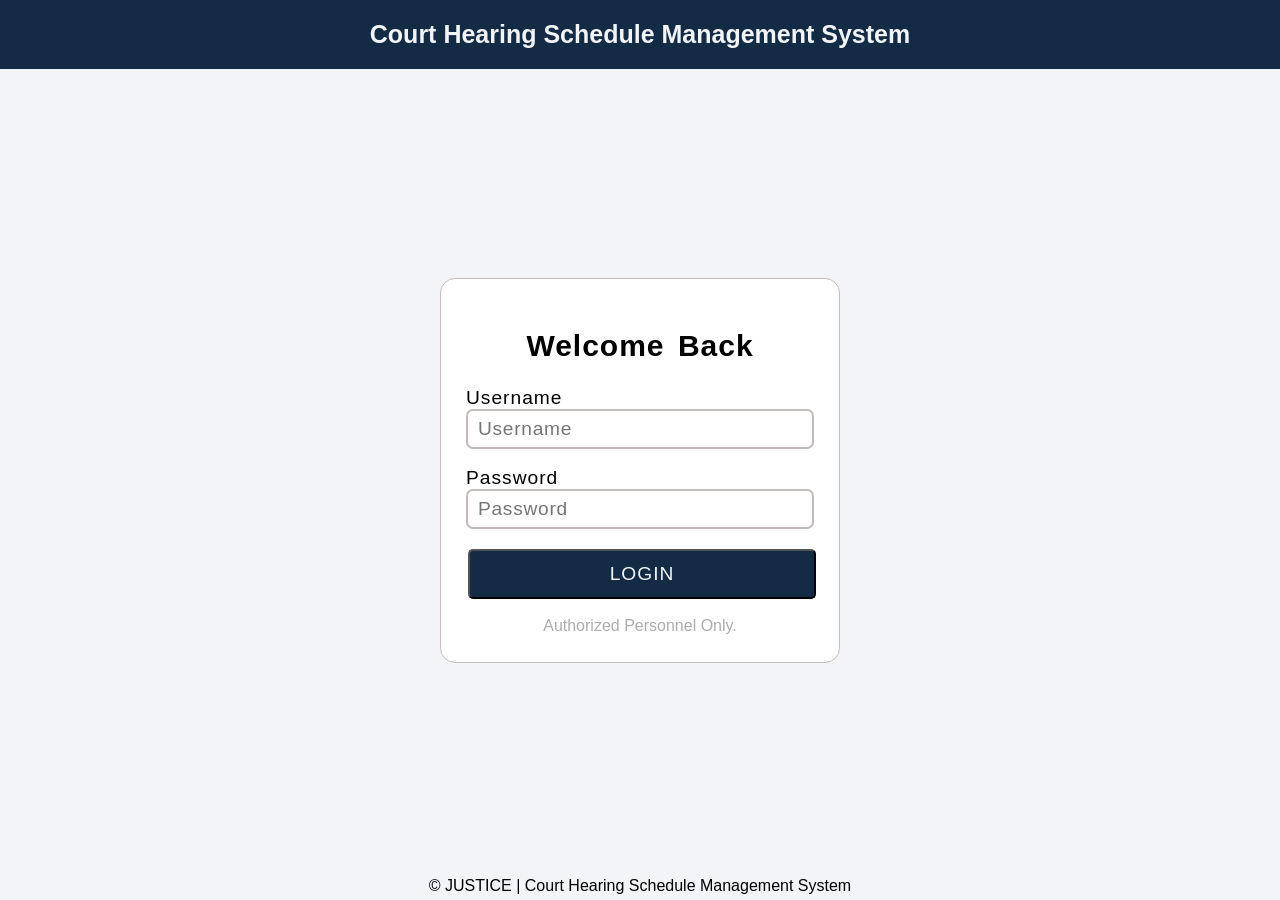
<file: index.html>
<!DOCTYPE html>
<html lang="en">
<head>
    <meta charset="UTF-8">
    <meta name="viewport" content="width=device-width, initial-scale=1.0">
    <title>JUSTICE | Court Hearing Schedule Management System</title>
    <link rel="stylesheet" href="css/style.css">
</head>
<body>
    <header class="header">Court Hearing Schedule Management System</header>
    <main>
        <div class="login-box">
        <h2 id="welcome">Welcome Back</h2>
        <escape><form id="login-form"></escape>
        <label for="Userin" id="username">Username</label><br>
        <input type="text" placeholder="Username" id="Userin" required class="input"><br><br>
        <label for="Passin" id="password">Password</label><br>
        <input type="password" placeholder="Password" id="Passin" class="input" required><br><br>
        <button type="submit" id="login-button" class="button-text">LOGIN</button><br>
        <escape><p id="login-message"></p></escape>
        </form>
        <p id="light-text" class="button-text">Authorized Personnel Only.</p>
        </div>
    </main>
    <footer>
        &copy; JUSTICE | Court Hearing Schedule Management System
    </footer>
    <script src="js/login.js"></script>
</body>
</html>
</file>
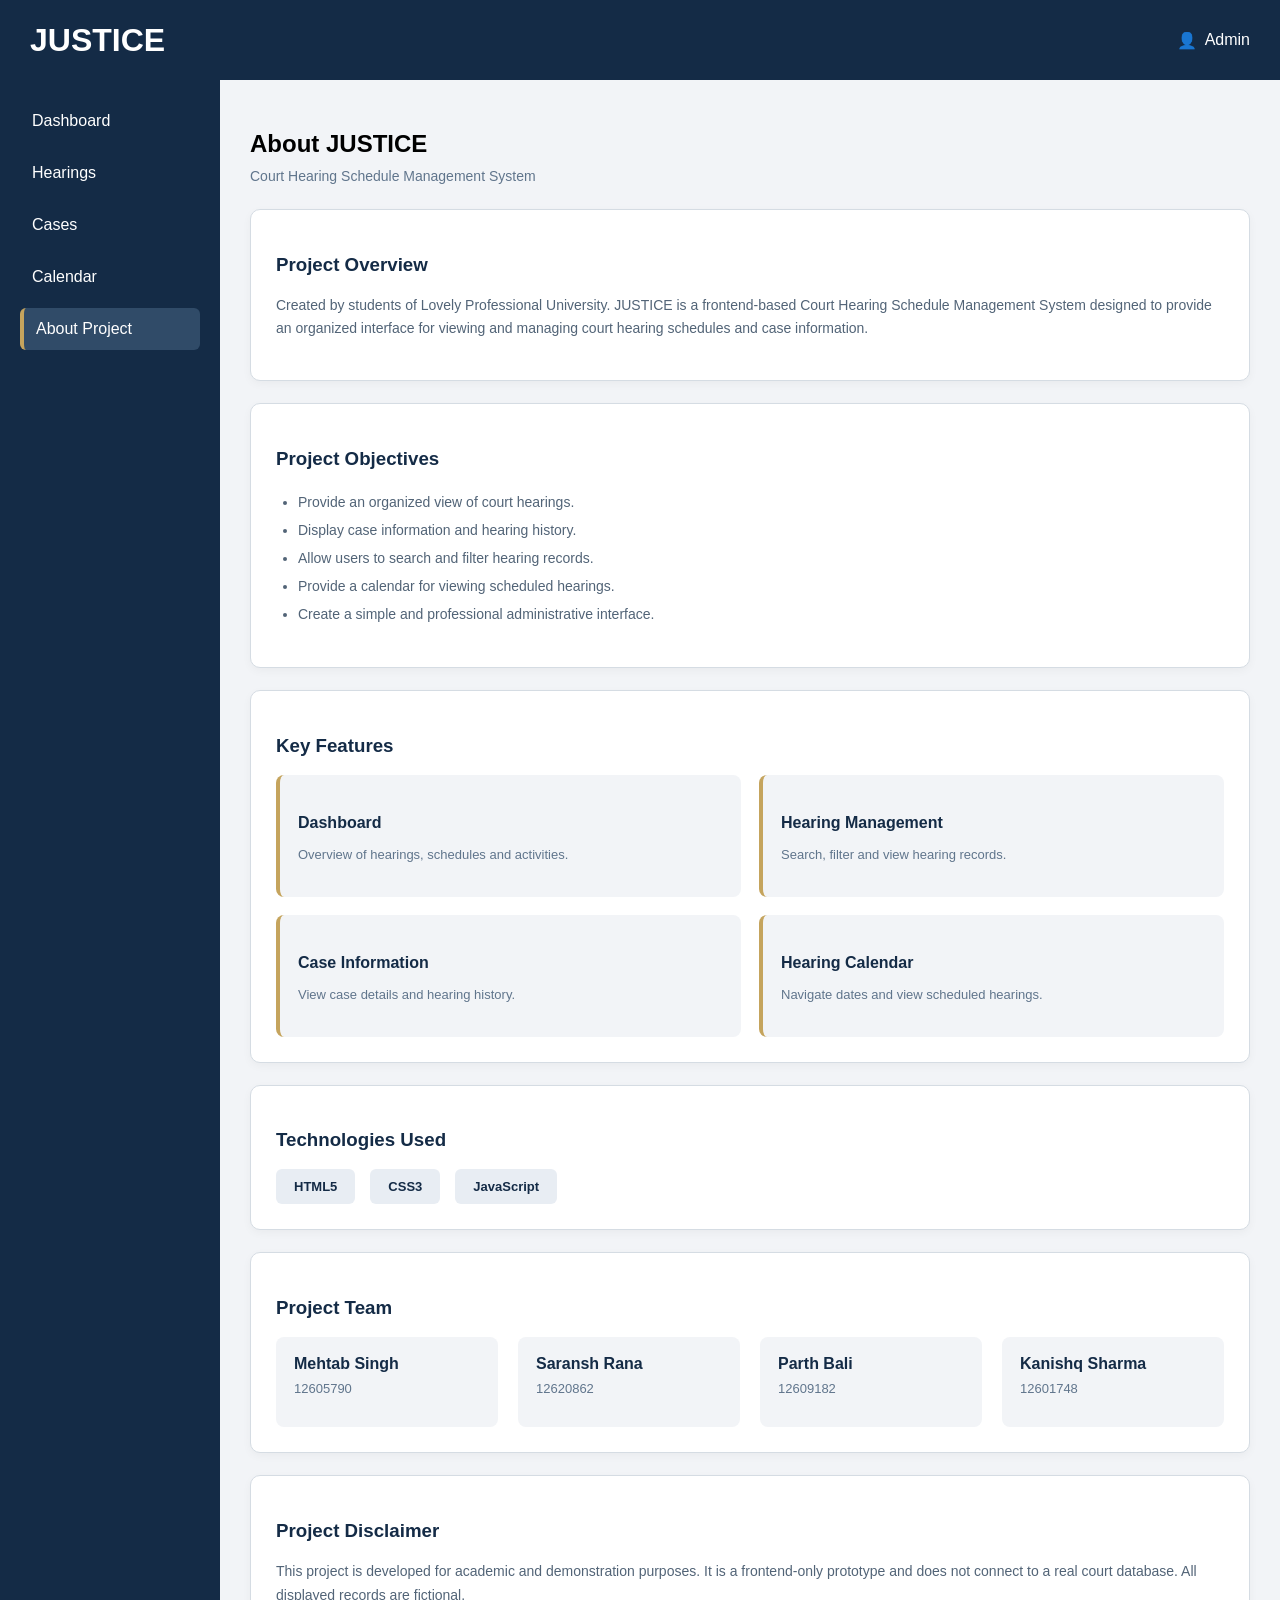
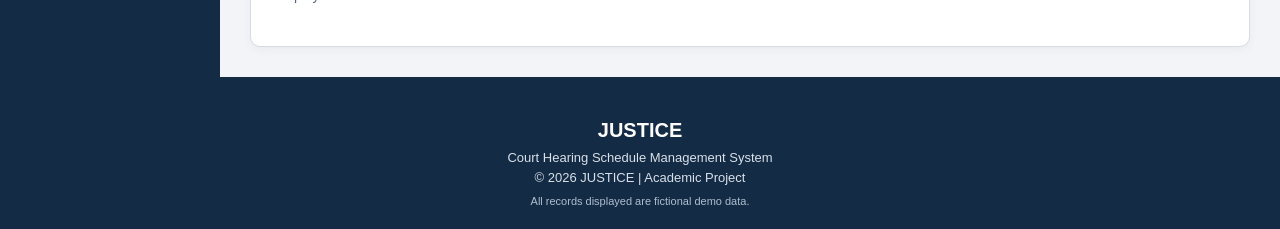
<file: about.html>
<!DOCTYPE html>
<html lang="en">
<head>
    <meta charset="UTF-8">
    <meta name="viewport" content="width=device-width, initial-scale=1.0">
    <title>ABOUT | JUSTICE</title>
    <link rel="stylesheet" href="css/style.css">
</head>
<body>

    <header class="topbar">
        <h1>JUSTICE</h1>
        <div class="topbar-right">
            <div class="profile">
                <span>👤</span>
                <span>Admin</span>
            </div>
        </div>
    </header>

    <div class="content-wrapper">

        <aside class="sidebar">
            <nav>
                <a href="dashboard.html">Dashboard</a>
                <a href="hearings.html">Hearings</a>
                <a href="cases.html">Cases</a>
                <a href="calendar.html">Calendar</a>
                <a href="about.html" class="active">About Project</a>
            </nav>
        </aside>

        <main class="dashboard">

            <h2>About JUSTICE</h2>
            <p class="dashboard-subtitle">
                Court Hearing Schedule Management System
            </p>

            <section class="case-detail-panel">
                <h3>Project Overview</h3>
                <p class="case-description">
                    Created by students of Lovely Professional University.
                    JUSTICE is a frontend-based Court Hearing Schedule
                    Management System designed to provide an organized
                    interface for viewing and managing court hearing
                    schedules and case information. 
                </p>
            </section>

            <section class="case-detail-panel">
                <h3>Project Objectives</h3>
                <ul class="about-list">
                    <li>Provide an organized view of court hearings.</li>
                    <li>Display case information and hearing history.</li>
                    <li>Allow users to search and filter hearing records.</li>
                    <li>Provide a calendar for viewing scheduled hearings.</li>
                    <li>Create a simple and professional administrative interface.</li>
                </ul>
            </section>

            <section class="case-detail-panel">
                <h3>Key Features</h3>
                <div class="about-feature-grid">
                    <div class="about-feature">
                        <h4>Dashboard</h4>
                        <p>Overview of hearings, schedules and activities.</p>
                    </div>

                    <div class="about-feature">
                        <h4>Hearing Management</h4>
                        <p>Search, filter and view hearing records.</p>
                    </div>

                    <div class="about-feature">
                        <h4>Case Information</h4>
                        <p>View case details and hearing history.</p>
                    </div>

                    <div class="about-feature">
                        <h4>Hearing Calendar</h4>
                        <p>Navigate dates and view scheduled hearings.</p>
                    </div>
                </div>
            </section>

            <section class="case-detail-panel">
                <h3>Technologies Used</h3>
                <div class="about-tech">
                    <span>HTML5</span>
                    <span>CSS3</span>
                    <span>JavaScript</span>
                </div>
            </section>
            
            <section class="case-detail-panel">
                <h3>Project Team</h3>

                <div class="about-team">
                    <div>
                        <strong>Mehtab Singh</strong>
                        <p>12605790</p>
                    </div>

                    <div>
                        <strong>Saransh Rana</strong>
                        <p>12620862</p>
                    </div>

                    <div>
                        <strong>Parth Bali</strong>
                        <p>12609182</p>
                    </div>

                    <div>
                        <strong>Kanishq Sharma</strong>
                        <p>12601748</p>
                    </div>
                </div>
            </section>


            <section class="case-detail-panel">
                <h3>Project Disclaimer</h3>
                <p class="case-description">
                    This project is developed for academic and
                    demonstration purposes. It is a frontend-only
                    prototype and does not connect to a real court
                    database. All displayed records are fictional.
                </p>
            </section>

        </main>
    </div>

    <footer class="footer">
        <h3>JUSTICE</h3>
        <p>Court Hearing Schedule Management System</p>
        <p>© 2026 JUSTICE | Academic Project</p>
        <small>All records displayed are fictional demo data.</small>
    </footer>

</body>
</html>
</file>
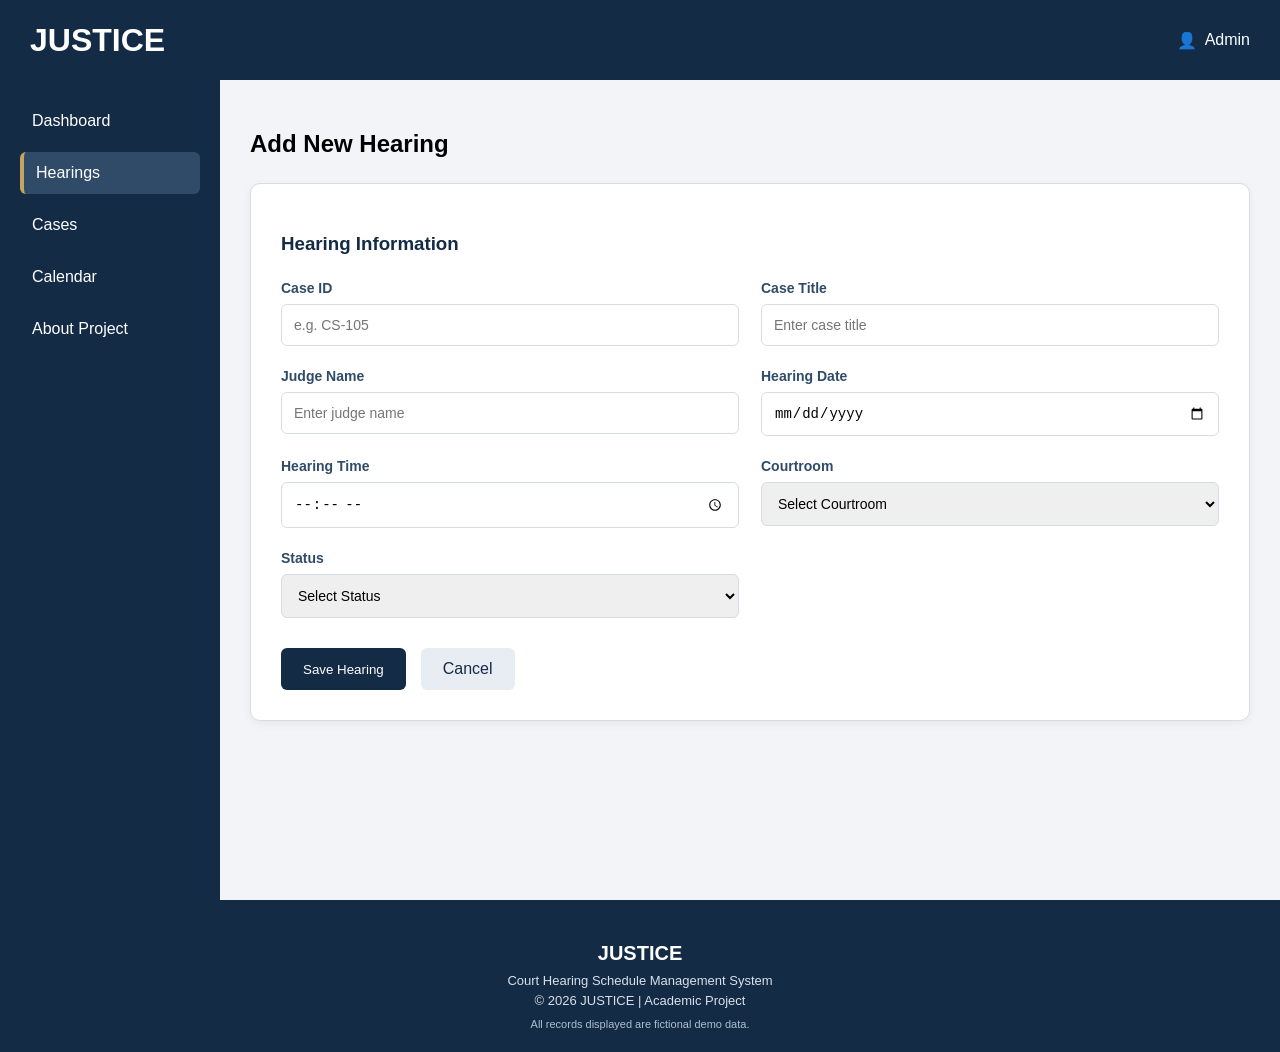
<file: add-hearing.html>
<!DOCTYPE html>
<html lang="en">
<head>
    <meta charset="UTF-8">
    <meta name="viewport" content="width=device-width, initial-scale=1.0">
    <title>ADD HEARING | JUSTICE</title>
    <link rel="stylesheet" href="css/style.css">
</head>
<body>

    <header class="topbar">
        <h1>JUSTICE</h1>
        <div class="profile">
            <span>👤</span>
            <span>Admin</span>
        </div>
    </header>

    <div class="content-wrapper">

        <aside class="sidebar">
            <nav>
                <a href="dashboard.html">Dashboard</a>
                <a href="hearings.html" class="active">Hearings</a>
                <a href="cases.html">Cases</a>
                <a href="calendar.html">Calendar</a>
                <a href="about.html">About Project</a>
            </nav>
        </aside>

        <main class="dashboard">
            <h2>Add New Hearing</h2>

            <section class="add-hearing-form">

                <h3>Hearing Information</h3>

                <form id="hearingForm">

                    <div class="form-grid">

                        <div class="form-group">
                            <label for="caseId">Case ID</label>
                            <input type="text" id="caseId" placeholder="e.g. CS-105" required>
                        </div>

                    <div class="form-group">
                        <label for="caseTitle">Case Title</label>
                        <input type="text" id="caseTitle" placeholder="Enter case title" required>
                    </div>

                    <div class="form-group">
                        <label for="judge">Judge Name</label>
                        <input type="text" id="judge" placeholder="Enter judge name" required>
                    </div>

                    <div class="form-group">
                        <label for="hearingDate">Hearing Date</label>
                        <input type="date" id="hearingDate" required>
                    </div>

                    <div class="form-group">
                        <label for="hearingTime">Hearing Time</label>
                        <input type="time" id="hearingTime" required>
                    </div>

                    <div class="form-group">
                        <label for="courtroom">Courtroom</label>
                        <select id="courtroom" required>
                            <option value="">Select Courtroom</option>
                            <option>Room 01</option>
                            <option>Room 02</option>
                            <option>Room 03</option>
                            <option>Room 04</option>
                            <option>Room 05</option>
                            <option>Room 06</option>
                            <option>Room 07</option>
                            <option>Room 08</option>
                            <option>Room 09</option>
                            <option>Room 10</option>
                            <option>Room 11</option>
                            <option>Room 12</option>
                        </select>
                    </div>

                    <div class="form-group">
                        <label for="hearingStatus">Status</label>
                        <select id="hearingStatus" required>
                            <option value="">Select Status</option>
                            <option>Upcoming</option>
                            <option>Completed</option>
                            <option>Postponed</option>
                        </select>
                    </div>
                    </div>
                    <div class="form-buttons">
                        <button type="submit" class="save-btn">Save Hearing</button>
                        <a href="hearings.html" class="cancel-btn">Cancel</a>
                    </div>
                </form>
            </section>
        </main>
    </div>
    
<footer class="footer">
    <h3>JUSTICE</h3>
    <p>Court Hearing Schedule Management System</p>
    <p>© 2026 JUSTICE | Academic Project</p>
    <small>All records displayed are fictional demo data.</small>
</footer>

    <script src="js/add-hearing.js"></script>
</body>
</html>
</file>
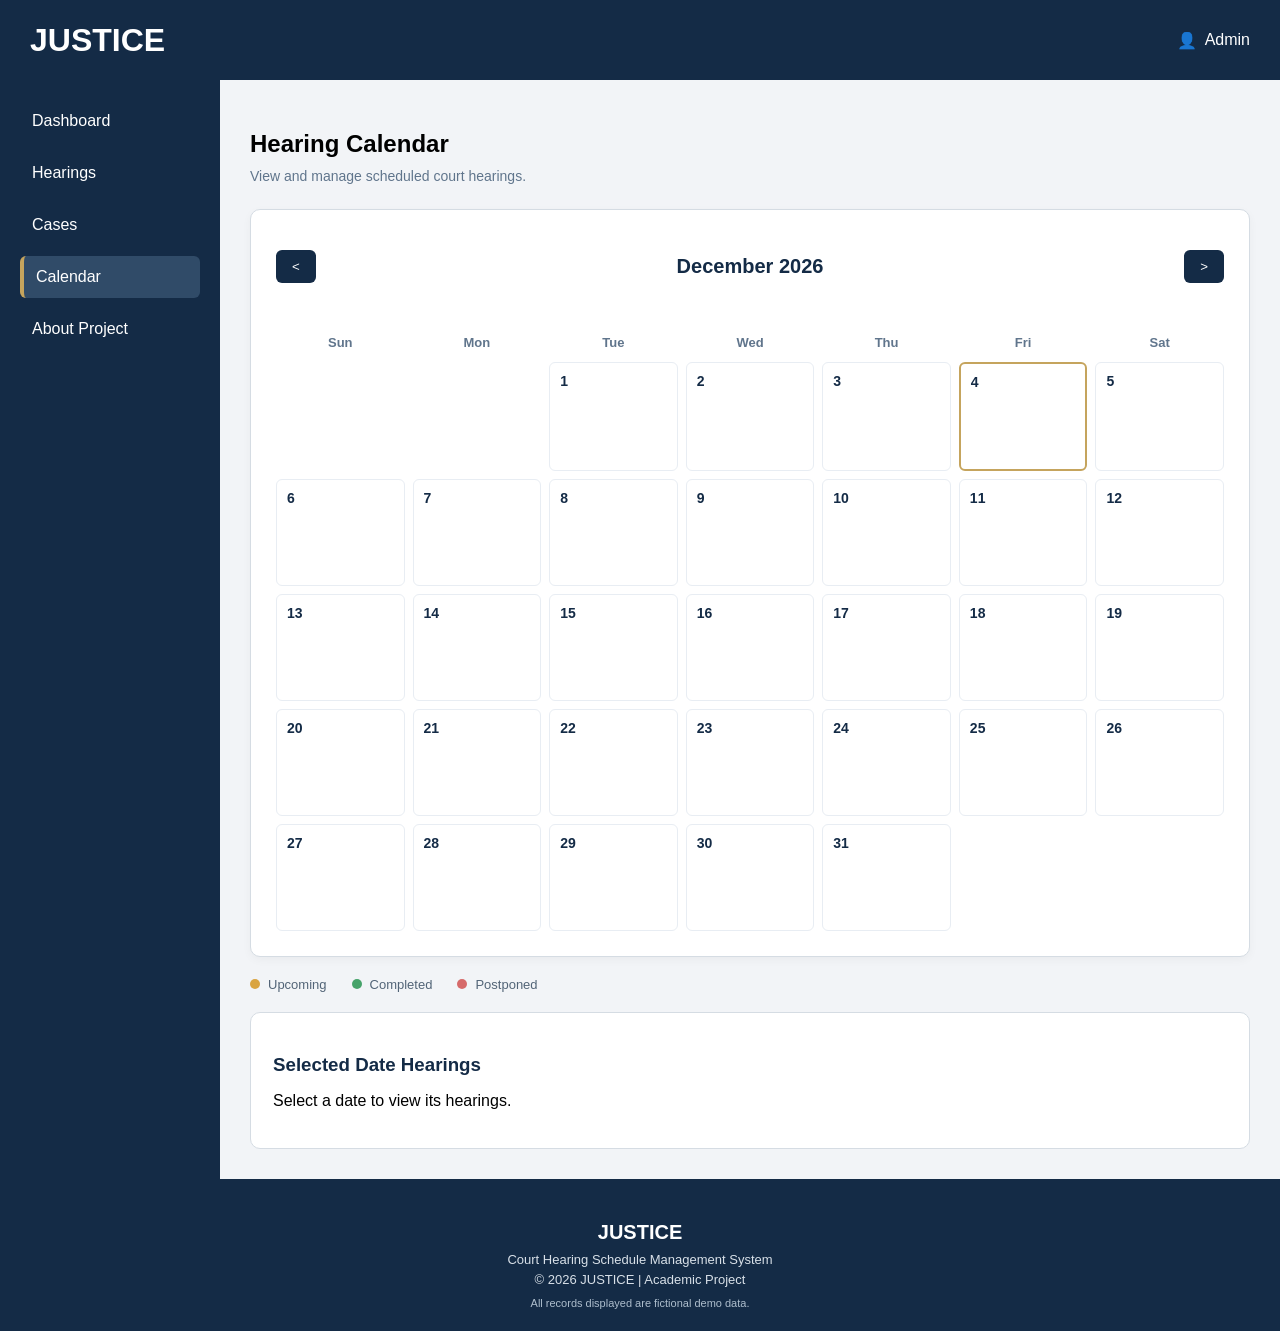
<file: calendar.html>
<!DOCTYPE html>
<html lang="en">
<head>
    <meta charset="UTF-8">
    <meta name="viewport" content="width=device-width, initial-scale=1.0">
    <title>CALENDAR | JUSTICE</title>
    <link rel="stylesheet" href="css/style.css">
</head>

<body>

    <header class="topbar">
        <h1>JUSTICE</h1>

        <div class="topbar-right">
            <div class="profile">
                <span>👤</span>
                <span>Admin</span>
            </div>
        </div>
    </header>

    <div class="content-wrapper">

        <aside class="sidebar">
            <nav>
                <a href="dashboard.html">Dashboard</a>
                <a href="hearings.html">Hearings</a>
                <a href="cases.html">Cases</a>
                <a href="calendar.html" class="active">Calendar</a>
                <a href="about.html">About Project</a>
            </nav>
        </aside>

        <main class="dashboard">

            <h2>Hearing Calendar</h2>
            <p class="dashboard-subtitle">
                View and manage scheduled court hearings.
            </p>

            <section class="calendar-panel">

                <div class="calendar-header">
                    <button id="prevMonth">&lt;</button>

                    <h3 id="monthYear"></h3>

                    <button id="nextMonth">&gt;</button>
                </div>

                <div class="calendar-weekdays">
                    <div>Sun</div>
                    <div>Mon</div>
                    <div>Tue</div>
                    <div>Wed</div>
                    <div>Thu</div>
                    <div>Fri</div>
                    <div>Sat</div>
                </div>

                <div class="calendar-days" id="calendarDays">
                </div>

            </section>

            <section class="calendar-legend">

                <div><span class="legend-dot upcoming-dot"></span> Upcoming</div>
                <div><span class="legend-dot completed-dot"></span> Completed</div>
                <div><span class="legend-dot postponed-dot"></span> Postponed</div>

            </section>

            <section class="selected-date-panel">

                <h3>Selected Date Hearings</h3>

                <div id="hearingDetails">
                    <p>Select a date to view its hearings.</p>
                </div>

            </section>

        </main>

    </div>
    
<footer class="footer">
    <h3>JUSTICE</h3>
    <p>Court Hearing Schedule Management System</p>
    <p>© 2026 JUSTICE | Academic Project</p>
    <small>All records displayed are fictional demo data.</small>
</footer>


    <script src="js/calendar.js"></script>

</body>
</html>
</file>
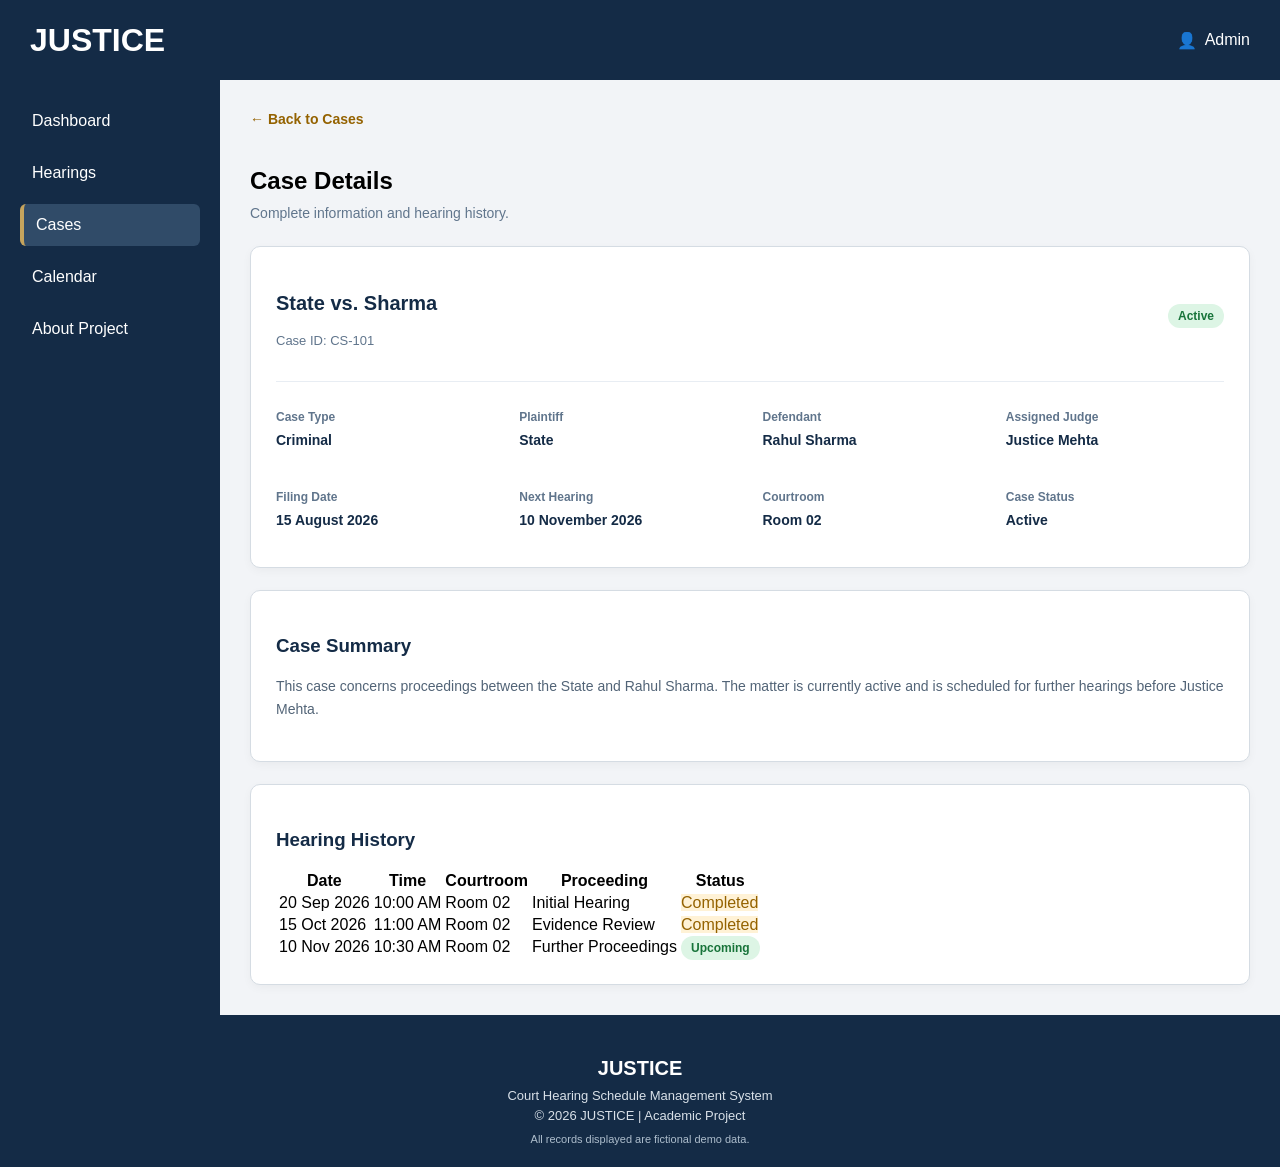
<file: case-details.html>
<!DOCTYPE html>
<html lang="en">
<head>
    <meta charset="UTF-8">
    <meta name="viewport" content="width=device-width, initial-scale=1.0">
    <title>CASE DETAILS | JUSTICE</title>
    <link rel="stylesheet" href="css/style.css">
</head>

<body>

    <header class="topbar">
        <h1>JUSTICE</h1>

        <div class="topbar-right">
            <div class="profile">
                <span>👤</span>
                <span>Admin</span>
            </div>
        </div>
    </header>

    <div class="content-wrapper">

        <aside class="sidebar">
            <nav>
                <a href="dashboard.html">Dashboard</a>
                <a href="hearings.html">Hearings</a>
                <a href="cases.html" class="active">Cases</a>
                <a href="calendar.html">Calendar</a>
                <a href="about.html">About Project</a>
            </nav>
        </aside>

        <main class="dashboard">

            <a href="cases.html" class="back-link">← Back to Cases</a>

            <h2>Case Details</h2>
            <p class="dashboard-subtitle">
                Complete information and hearing history.
            </p>


            <section class="case-detail-panel">

                <div class="case-detail-header">
                    <div>
                        <h3>State vs. Sharma</h3>
                        <p>Case ID: CS-101</p>
                    </div>

                    <span class="case-status active-case">Active</span>
                </div>

                <div class="case-info-grid">

                    <div>
                        <label>Case Type</label>
                        <p>Criminal</p>
                    </div>

                    <div>
                        <label>Plaintiff</label>
                        <p>State</p>
                    </div>

                    <div>
                        <label>Defendant</label>
                        <p>Rahul Sharma</p>
                    </div>

                    <div>
                        <label>Assigned Judge</label>
                        <p>Justice Mehta</p>
                    </div>

                    <div>
                        <label>Filing Date</label>
                        <p>15 August 2026</p>
                    </div>

                    <div>
                        <label>Next Hearing</label>
                        <p>10 November 2026</p>
                    </div>

                    <div>
                        <label>Courtroom</label>
                        <p>Room 02</p>
                    </div>

                    <div>
                        <label>Case Status</label>
                        <p>Active</p>
                    </div>

                </div>

            </section>


            <section class="case-detail-panel">

                <h3>Case Summary</h3>

                <p class="case-description">
                    This case concerns proceedings between the State
                    and Rahul Sharma. The matter is currently active
                    and is scheduled for further hearings before
                    Justice Mehta.
                </p>

            </section>


            <section class="case-detail-panel">

                <h3>Hearing History</h3>

                <table>
                    <thead>
                        <tr>
                            <th>Date</th>
                            <th>Time</th>
                            <th>Courtroom</th>
                            <th>Proceeding</th>
                            <th>Status</th>
                        </tr>
                    </thead>

                    <tbody>

                        <tr>
                            <td>20 Sep 2026</td>
                            <td>10:00 AM</td>
                            <td>Room 02</td>
                            <td>Initial Hearing</td>
                            <td><span class="status upcoming">Completed</span></td>
                        </tr>

                        <tr>
                            <td>15 Oct 2026</td>
                            <td>11:00 AM</td>
                            <td>Room 02</td>
                            <td>Evidence Review</td>
                            <td><span class="status upcoming">Completed</span></td>
                        </tr>

                        <tr>
                            <td>10 Nov 2026</td>
                            <td>10:30 AM</td>
                            <td>Room 02</td>
                            <td>Further Proceedings</td>
                            <td><span class="case-status active-case">Upcoming</span></td>
                        </tr>

                    </tbody>
                </table>

            </section>

        </main>

    </div>
    
<footer class="footer">
    <h3>JUSTICE</h3>
    <p>Court Hearing Schedule Management System</p>
    <p>© 2026 JUSTICE | Academic Project</p>
    <small>All records displayed are fictional demo data.</small>
</footer>


</body>
</html>
</file>
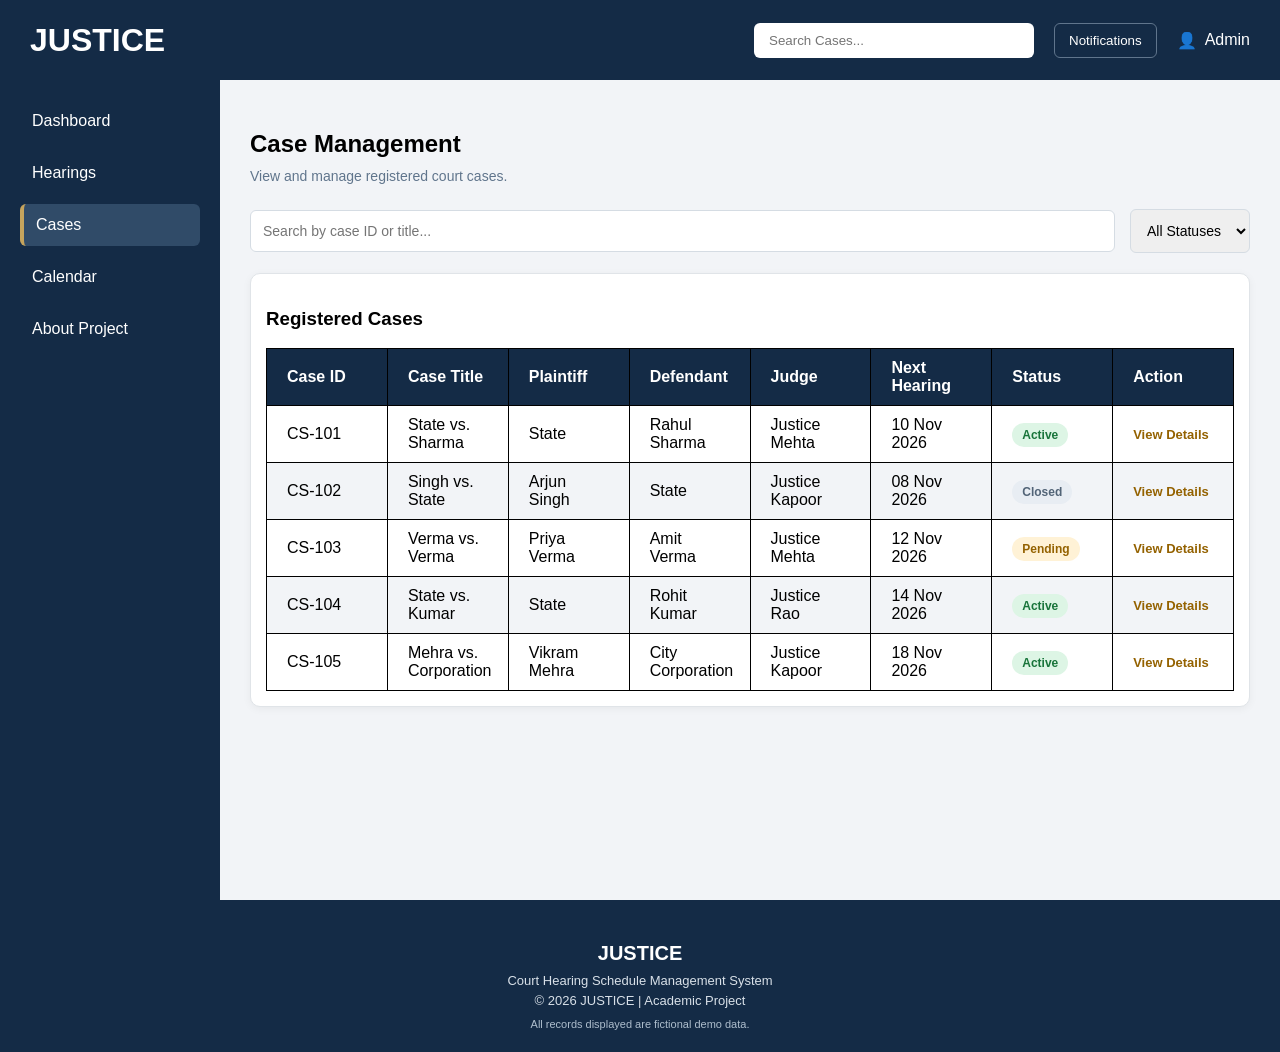
<file: cases.html>
<!DOCTYPE html>
<html lang="en">
<head>
    <meta charset="UTF-8">
    <meta name="viewport" content="width=device-width, initial-scale=1.0">
    <title>CASES | Court Hearing Schedule Management System</title>
    <link rel="stylesheet" href="css/style.css">
</head>

<body>

    <header class="topbar">
        <h1>JUSTICE</h1>

        <div class="topbar-right">
            <input type="text" placeholder="Search Cases..." class="topbar-search">
            <button class="notifications">Notifications</button>

            <div class="profile">
                <span>👤</span>
                <span>Admin</span>
            </div>
        </div>
    </header>

    <div class="content-wrapper">

        <aside class="sidebar">
            <nav>
                <a href="dashboard.html">Dashboard</a>
                <a href="hearings.html">Hearings</a>
                <a href="cases.html" class="active">Cases</a>
                <a href="calendar.html">Calendar</a>
                <a href="about.html">About Project</a>
            </nav>
        </aside>

        <main class="dashboard">

            <h2>Case Management</h2>
            <p class="dashboard-subtitle">
                View and manage registered court cases.
            </p>

            <section class="hearing-actions">

                <input
                    type="text"
                    placeholder="Search by case ID or title..."
                    class="hearing-search"
                    id="caseSearch"
                >

                <select id="caseStatusFilter">
                    <option value="all">All Statuses</option>
                    <option value="active">Active</option>
                    <option value="pending">Pending</option>
                    <option value="closed">Closed</option>
                </select>

            </section>

            <section class="hearing-section">

                <h3>Registered Cases</h3>

                <table>
                    <thead>
                        <tr>
                            <th>Case ID</th>
                            <th>Case Title</th>
                            <th>Plaintiff</th>
                            <th>Defendant</th>
                            <th>Judge</th>
                            <th>Next Hearing</th>
                            <th>Status</th>
                            <th>Action</th>
                        </tr>
                    </thead>

                    <tbody>

                        <tr>
                            <td>CS-101</td>
                            <td>State vs. Sharma</td>
                            <td>State</td>
                            <td>Rahul Sharma</td>
                            <td>Justice Mehta</td>
                            <td>10 Nov 2026</td>
                            <td><span class="case-status active-case">Active</span></td>
                            <td><a href="case-details.html" class="view-btn">View Details</a></td>
                        </tr>

                        <tr>
                            <td>CS-102</td>
                            <td>Singh vs. State</td>
                            <td>Arjun Singh</td>
                            <td>State</td>
                            <td>Justice Kapoor</td>
                            <td>08 Nov 2026</td>
                            <td><span class="case-status closed-case">Closed</span></td>
                            <td><a href="case-details.html" class="view-btn">View Details</a></td>
                        </tr>

                        <tr>
                            <td>CS-103</td>
                            <td>Verma vs. Verma</td>
                            <td>Priya Verma</td>
                            <td>Amit Verma</td>
                            <td>Justice Mehta</td>
                            <td>12 Nov 2026</td>
                            <td><span class="case-status pending-case">Pending</span></td>
                            <td><a href="case-details.html" class="view-btn">View Details</a></td>
                        </tr>

                        <tr>
                            <td>CS-104</td>
                            <td>State vs. Kumar</td>
                            <td>State</td>
                            <td>Rohit Kumar</td>
                            <td>Justice Rao</td>
                            <td>14 Nov 2026</td>
                            <td><span class="case-status active-case">Active</span></td>
                            <td><a href="case-details.html" class="view-btn">View Details</a></td>
                        </tr>

                        <tr>
                            <td>CS-105</td>
                            <td>Mehra vs. Corporation</td>
                            <td>Vikram Mehra</td>
                            <td>City Corporation</td>
                            <td>Justice Kapoor</td>
                            <td>18 Nov 2026</td>
                            <td><span class="case-status active-case">Active</span></td>
                            <td><a href="case-details.html" class="view-btn">View Details</a></td>
                        </tr>

                    </tbody>
                </table>

            </section>

        </main>

    </div>

<footer class="footer">
    <h3>JUSTICE</h3>
    <p>Court Hearing Schedule Management System</p>
    <p>© 2026 JUSTICE | Academic Project</p>
    <small>All records displayed are fictional demo data.</small>
</footer>

    <script src="js/cases.js"></script>

</body>
</html>
</file>
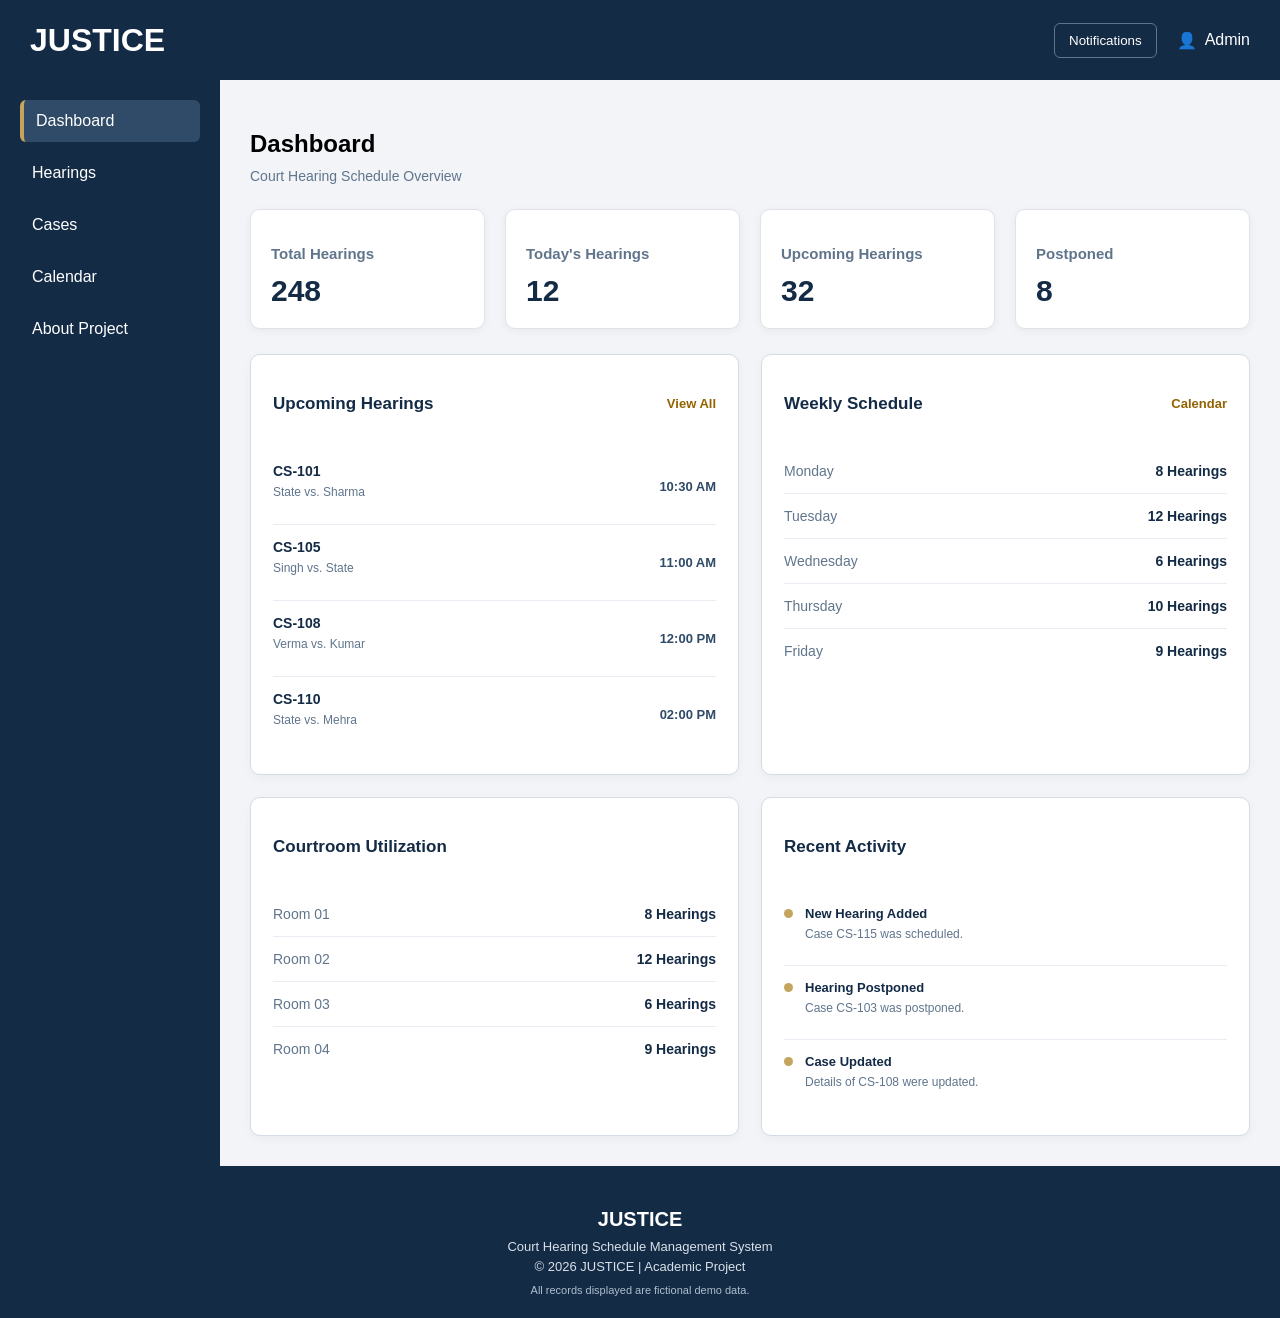
<file: dashboard.html>
<!DOCTYPE html>
<html lang="en">
<head>
    <meta charset="UTF-8">
    <meta name="viewport" content="width=device-width, initial-scale=1.0">
    <title>DASHBOARD | Court Hearing Schedule Management System</title>
    <link rel="stylesheet" href="css/style.css">
</head>
<body>
    <header class="topbar">
        <h1>JUSTICE</h1>
        <div class="topbar-right">
            <button class="notifications">Notifications</button>
            <div class="profile">
                <span>👤</span>
                <span>Admin</span>
            </div>
        </div>
    </header> 
    <div class="content-wrapper">
        <aside class="sidebar">
            <nav>
                <a href="dashboard.html" class="active">Dashboard</a>
                <a href="hearings.html">Hearings</a>
                <a href="cases.html">Cases</a>
                <a href="calendar.html">Calendar</a>
                <a href="about.html">About Project</a>
            </nav>
        </aside>
            
<main class="dashboard">

    <h2>Dashboard</h2>
    <p class="dashboard-subtitle">Court Hearing Schedule Overview</p>

    <section class="stats-container">

        <div class="stat-card">
            <h3>Total Hearings</h3>
            <p>248</p>
        </div>

        <div class="stat-card">
            <h3>Today's Hearings</h3>
            <p>12</p>
        </div>

        <div class="stat-card">
            <h3>Upcoming Hearings</h3>
            <p>32</p>
        </div>

        <div class="stat-card">
            <h3>Postponed</h3>
            <p>8</p>
        </div>

    </section>


    <section class="dashboard-grid">

        <div class="dashboard-panel">

            <div class="panel-header">
                <h3>Upcoming Hearings</h3>
                <a href="hearings.html">View All</a>
            </div>

            <div class="mini-hearing">
                <div>
                    <strong>CS-101</strong>
                    <p>State vs. Sharma</p>
                </div>
                <span>10:30 AM</span>
            </div>

            <div class="mini-hearing">
                <div>
                    <strong>CS-105</strong>
                    <p>Singh vs. State</p>
                </div>
                <span>11:00 AM</span>
            </div>

            <div class="mini-hearing">
                <div>
                    <strong>CS-108</strong>
                    <p>Verma vs. Kumar</p>
                </div>
                <span>12:00 PM</span>
            </div>

            <div class="mini-hearing">
                <div>
                    <strong>CS-110</strong>
                    <p>State vs. Mehra</p>
                </div>
                <span>02:00 PM</span>
            </div>

        </div>


        <div class="dashboard-panel">

            <div class="panel-header">
                <h3>Weekly Schedule</h3>
                <a href="calendar.html">Calendar</a>
            </div>

            <div class="schedule-item">
                <span>Monday</span>
                <strong>8 Hearings</strong>
            </div>

            <div class="schedule-item">
                <span>Tuesday</span>
                <strong>12 Hearings</strong>
            </div>

            <div class="schedule-item">
                <span>Wednesday</span>
                <strong>6 Hearings</strong>
            </div>

            <div class="schedule-item">
                <span>Thursday</span>
                <strong>10 Hearings</strong>
            </div>

            <div class="schedule-item">
                <span>Friday</span>
                <strong>9 Hearings</strong>
            </div>

        </div>

        <div class="dashboard-panel">

            <div class="panel-header">
                <h3>Courtroom Utilization</h3>
            </div>

            <div class="schedule-item">
                <span>Room 01</span>
                <strong>8 Hearings</strong>
            </div>

            <div class="schedule-item">
                <span>Room 02</span>
                <strong>12 Hearings</strong>
            </div>

            <div class="schedule-item">
                <span>Room 03</span>
                <strong>6 Hearings</strong>
            </div>

            <div class="schedule-item">
                <span>Room 04</span>
                <strong>9 Hearings</strong>
            </div>

        </div>


        <div class="dashboard-panel">

            <div class="panel-header">
                <h3>Recent Activity</h3>
            </div>

            <div class="activity-item">
                <span class="activity-dot"></span>
                <div>
                    <strong>New Hearing Added</strong>
                    <p>Case CS-115 was scheduled.</p>
                </div>
            </div>

            <div class="activity-item">
                <span class="activity-dot"></span>
                <div>
                    <strong>Hearing Postponed</strong>
                    <p>Case CS-103 was postponed.</p>
                </div>
            </div>

            <div class="activity-item">
                <span class="activity-dot"></span>
                <div>
                    <strong>Case Updated</strong>
                    <p>Details of CS-108 were updated.</p>
                </div>
            </div>

        </div>

    </section>

</main>

    </div>
    
<footer class="footer">
    <h3>JUSTICE</h3>
    <p>Court Hearing Schedule Management System</p>
    <p>© 2026 JUSTICE | Academic Project</p>
    <small>All records displayed are fictional demo data.</small>
</footer>

    <script src="js/dashboard.js"></script>
</body>
</html>
</file>
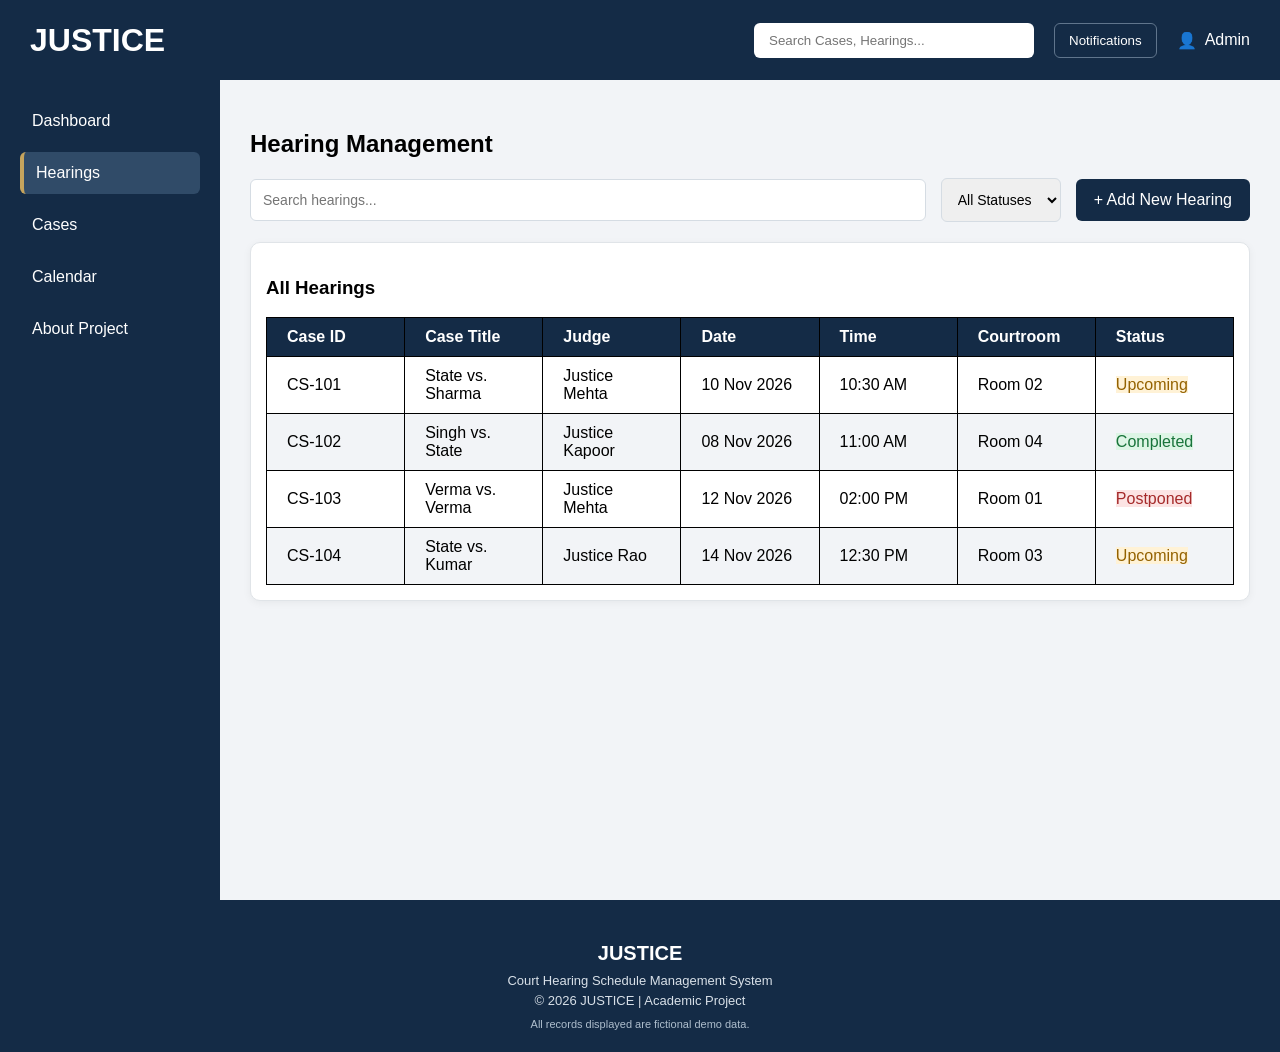
<file: hearings.html>
<!DOCTYPE html>
<html lang="en">
<head>
    <meta charset="UTF-8">
    <meta name="viewport" content="width=device-width, initial-scale=1.0">
    <title>HEARINGS | Court Hearing Schedule Management System</title>
    <link rel="stylesheet" href="css/style.css">
</head>
<body>
    <header class="topbar">
        <h1>JUSTICE</h1>
        <div class="topbar-right">
            <input type="text" placeholder="Search Cases, Hearings..." class="topbar-search" id="searchInput">
            <button class="notifications">Notifications</button>
            <div class="profile">
                <span>👤</span>
                <span>Admin</span>
            </div>
        </div>
    </header> 
    <div class="content-wrapper">
        <aside class="sidebar">
            <nav>
                <a href="dashboard.html" >Dashboard</a>
                <a href="hearings.html" class="active">Hearings</a>
                <a href="cases.html">Cases</a>
                <a href="calendar.html">Calendar</a>
                <a href="about.html">About Project</a>
            </nav>
        </aside>
        <main class="dashboard">
            <h2>Hearing Management</h2>
            <section class="hearing-actions">

            <input type="text" placeholder="Search hearings..." class="hearing-search" id="hearingSearch">

            <select id="statusFilter">
                <option value="all">All Statuses</option>
                <option value="upcoming">Upcoming</option>
                <option value="completed">Completed</option>
                <option value="postponed">Postponed</option>
            </select>

            <a href="add-hearing.html" class="add-hearing-btn">+ Add New Hearing</a>

            </section>
            <section class="hearing-section">
                <h3>All Hearings</h3>

                <table>
                    <thead>
                        <tr>
                            <th>Case ID</th>
                            <th>Case Title</th>
                            <th>Judge</th>
                            <th>Date</th>
                            <th>Time</th>
                            <th>Courtroom</th>
                            <th>Status</th>
                        </tr>
                    </thead>
                    <tbody>
                        <tr>
                            <td>CS-101</td>
                            <td>State vs. Sharma</td>
                            <td>Justice Mehta</td>
                            <td>10 Nov 2026</td>
                            <td>10:30 AM</td>
                            <td>Room 02</td>
                            <td><span class="status upcoming">Upcoming</span></td>
                        </tr>
                        <tr>
                            <td>CS-102</td>
                            <td>Singh vs. State</td>
                            <td>Justice Kapoor</td>
                            <td>08 Nov 2026</td>
                            <td>11:00 AM</td>
                            <td>Room 04</td>
                            <td><span class="status completed">Completed</span></td>
                        </tr>
                        <tr>
                            <td>CS-103</td>
                            <td>Verma vs. Verma</td>
                            <td>Justice Mehta</td>
                            <td>12 Nov 2026</td>
                            <td>02:00 PM</td>
                            <td>Room 01</td>
                            <td><span class="status postponed">Postponed</span></td>
                        </tr>
                        <tr>
                            <td>CS-104</td>
                            <td>State vs. Kumar</td>
                            <td>Justice Rao</td>
                            <td>14 Nov 2026</td>
                            <td>12:30 PM</td>
                            <td>Room 03</td>
                            <td><span class="status upcoming">Upcoming</span></td>
                        </tr>
                    </tbody>
                </table>
            </section>
        </main>
    </div>
    
<footer class="footer">
    <h3>JUSTICE</h3>
    <p>Court Hearing Schedule Management System</p>
    <p>© 2026 JUSTICE | Academic Project</p>
    <small>All records displayed are fictional demo data.</small>
</footer>

    <script src="js/hearings.js"></script>
</body>
</html>
</file>
<file: css/style.css>
body{
    background-color: #F2F4F7;
    font-family: Arial, Helvetica, sans-serif;
    margin: 0;
    min-height: 100vh;
    display: flex;
    flex-direction: column;
    align-items: stretch;
}
main {
    flex-grow: 1;
    display: flex;
    justify-content: center;
}
.header{
    background-color: #142B46;
    color: #F2F4F7;
    padding: 20px;
    text-align: center;
    font-size: 25px;
    font-weight: 700;
}
.login-box{
    width: 100%;
    max-width: 400px;
    background-color: white;
    border: 1px rgb(197, 188, 188) solid;
    border-radius: 15px;
    margin: 30px auto;
    padding: 25px;
    align-self: center;
    box-sizing: border-box;

}
.input{
    color: #243447;
    font-size: larger;
    letter-spacing: 0.7px;
    width: 100%;
    height: 40px;
    padding: 10px;
    border: 2px rgb(197, 188, 188) solid;
    border-radius: 7px;
    box-sizing: border-box;
    transition: border-color 0.1s ease;
}
.input:focus{
    border-color: #142B46; 
    outline: none;
}
.button-text{
    margin: 2px;
}
#login-button{
    background-color: #142B46;
    border-radius: 5px;
    color:#F2F4F7;
    padding: 5px;
    width: 100%;
    height: 50px;
    font-size: larger;
    font-weight: 500;
    letter-spacing: 1px;
    box-sizing: border-box;
    transition: 0.5s;
}
#login-button:hover{
    color:#142B46;
    background-color: #F2F4F7;
    border: 1px #142B46 solid;
    cursor: pointer;
}
#light-text{
    color: rgba(128, 128, 128, 0.656);
    text-align: center;
}
#username{
    font-size: larger;
    letter-spacing: 1px;
}
#password{
    font-size: larger;
    letter-spacing: 1px;
}
#welcome{
    font-size: 30px;
    text-align: center;
    font-weight: 700;
    letter-spacing: 1px;
    word-spacing: 4px;
}
footer{
    text-align: center;
    padding: 5px;
}
.dashboard {
    display: block;
    padding: 30px;
}
.topbar{
    background-color: #142B46;
    color: white;
    padding: 10px 30px;
    height: 60px;
    display: flex;
    align-items: center;
    justify-content: space-between;
}
.topbar-search:focus{
    outline: 2px solid #C5A45D;
    outline-offset: 2px;
}
.topbar-right{
    display: flex;
    align-items: center;
    gap: 20px;
}
.topbar-search{
    padding: 10px 15px;
    border-radius: 6px;
    border: none;
    width: 250px;
}
.notifications{
    background-color: transparent;
    color: white;
    border: 1px solid #60758C;
    border-radius: 6px;
    padding: 9px 14px;
    cursor: pointer;
}
.notifications:hover{
    background-color: #304B68;
}
.profile{
    display: flex;
    align-items: center;
    gap: 8px;
    color: white;
}
.sidebar {
    display: flex;
    flex-direction: column;
    width: 220px;
    background-color: #142B46;
    color: white;
    padding: 20px;
    box-sizing: border-box;
    flex-shrink: 0;
}
.sidebar nav{
    display: flex;
    flex-direction: column;
    gap: 10px;
}
.sidebar a{
    color: white;
    text-decoration: None;
    padding: 12px;
    border-radius: 6px;
    transition: background-color 0.2s ease;
}
.sidebar a:hover{
    background-color: #304B68;
}
.sidebar a.active{
    background-color: #304B68;
    border-left: 4px #C5A45D solid;
}
.content-wrapper {
    display: flex;
    flex-direction: row;
    flex: 1;
    align-items: stretch;
    min-height: calc(100vh - 80px);
}
.stats-container{
    display: flex;
    align-items: stretch;
    justify-content:space-around;
    flex-wrap: wrap;
    gap: 20px;
}
.stat-card{
    background-color: white;
    border: 1px #E0E4E8 solid;
    padding: 20px;
    border-radius: 10px;
    flex: 1 1 180px;
    box-shadow: 0 2px 8px rgba(0,0,0,0.05);
}
.stat-card h3{
    color: #60758C;
    font-size: 15px;
    font-weight: 600;
    margin-bottom: 12px;
}

.stat-card p{
    color: #142B46;
    font-size: 30px;
    font-weight: 700;
    margin: 0;
}
.hearing-section{
    background-color: white;
    border: 1px #E0E4E8 solid;
    padding: 15px;
    margin-top: 20px;
    border-radius: 10px;
    box-shadow: 0 2px 8px rgba(0,0,0,0.05);  
}
.hearing-section table{
    background-color: white;
    border: 1px #E0E4E8 solid;
    box-sizing: border-box; 
    width: 100%;
    border-collapse: collapse;
    text-align: left;
    table-layout: fixed;
}
.hearing-section tr:nth-child(even){
    background-color: #F2F4F7;
}
.hearing-section tr:hover{
    background-color: #E8EDF3;
}
.hearing-section td{
    border-left: none;
    border-right: none;
    border-top: 1px solid #E0E4E8;
    border-bottom: none;
}
.hearing-section th{
    background-color: #142B46;
    color: white;
    padding: 10px 20px;
    text-align: left;
    border: 1px black solid;
}
.hearing-section td{
    padding: 10px 20px;
    text-align: left;
    border: 1px black solid;
}
.upcoming {
    background-color: #FFF2D6;
    color: #946200;
}
.completed {
    background-color: #DDF5E5;
    color: #18743A;
}
.postponed {
    background-color: #FCE4E4;
    color: #A52A2A;
}
.hearing-actions{
    display: flex;
    align-items: center;
    gap: 15px;
    margin: 20px 0;
}
.hearing-search,
.hearing-actions select{
    padding: 12px;
    border: 1px solid #D5DCE3;
    border-radius: 6px;
    font-size: 14px;
}
.hearing-search{
    flex: 1;
}
.add-hearing-btn{
    background-color: #142B46;
    color: white;
    border: none;
    padding: 12px 18px;
    border-radius: 6px;
    cursor: pointer;
    text-decoration: none;
    display: inline-block;
}

.add-hearing-form {
    background-color: white;
    padding: 30px;
    margin-top: 25px;
    border-radius: 10px;
    border: 1px solid #D5DCE3;
    box-shadow: 0 3px 10px rgba(0,0,0,0.05);
}

.add-hearing-form h3 {
    color: #142B46;
    margin-bottom: 25px;
}

.form-grid {
    display: grid;
    grid-template-columns: 1fr 1fr;
    gap: 22px;
}

.form-group {
    display: flex;
    flex-direction: column;
    gap: 8px;
}

.form-group label {
    color: #304B68;
    font-size: 14px;
    font-weight: 600;
}

.form-group input,
.form-group select {
    padding: 12px;
    border: 1px solid #D5DCE3;
    border-radius: 6px;
    font-size: 14px;
    outline: none;
}

.form-group input:focus,
.form-group select:focus {
    border-color: #C5A45D;
}

.form-buttons {
    display: flex;
    gap: 15px;
    margin-top: 30px;
}

.save-btn {
    background-color: #142B46;
    color: white;
    border: none;
    padding: 12px 22px;
    border-radius: 6px;
    cursor: pointer;
}

.cancel-btn {
    background-color: #E8EDF3;
    color: #142B46;
    text-decoration: none;
    padding: 12px 22px;
    border-radius: 6px;
}

.save-btn:hover {
    background-color: #304B68;
}

.cancel-btn:hover {
    background-color: #D5DCE3;
}

.dashboard-subtitle {
    color: #60758C;
    margin-top: -10px;
    margin-bottom: 25px;
    font-size: 14px;
}


.dashboard-grid {
    display: grid;
    grid-template-columns: 1fr 1fr;
    gap: 22px;
    margin-top: 25px;
}



.dashboard-panel {
    background-color: white;
    border: 1px solid #D5DCE3;
    border-radius: 10px;
    padding: 22px;
    box-shadow: 0 3px 10px rgba(0,0,0,0.04);
}

.panel-header {
    display: flex;
    justify-content: space-between;
    align-items: center;
    margin-bottom: 18px;
}

.panel-header h3 {
    color: #142B46;
    font-size: 17px;
}

.panel-header a {
    color: #946200;
    text-decoration: none;
    font-size: 13px;
    font-weight: 600;
}



.mini-hearing {
    display: flex;
    justify-content: space-between;
    align-items: center;
    padding: 13px 0;
    border-bottom: 1px solid #E8EDF3;
}

.mini-hearing:last-child {
    border-bottom: none;
}

.mini-hearing strong {
    color: #142B46;
    font-size: 14px;
}

.mini-hearing p {
    color: #60758C;
    font-size: 12px;
    margin-top: 5px;
}

.mini-hearing span {
    color: #304B68;
    font-size: 13px;
    font-weight: 600;
}


.schedule-item {
    display: flex;
    justify-content: space-between;
    padding: 14px 0;
    border-bottom: 1px solid #E8EDF3;
    color: #60758C;
    font-size: 14px;
}

.schedule-item:last-child {
    border-bottom: none;
}

.schedule-item strong {
    color: #142B46;
}


.activity-item {
    display: flex;
    gap: 12px;
    padding: 12px 0;
    border-bottom: 1px solid #E8EDF3;
}

.activity-item:last-child {
    border-bottom: none;
}

.activity-dot {
    width: 9px;
    height: 9px;
    min-width: 9px;
    background-color: #C5A45D;
    border-radius: 50%;
    margin-top: 5px;
}

.activity-item strong {
    color: #142B46;
    font-size: 13px;
}

.activity-item p {
    color: #60758C;
    font-size: 12px;
    margin-top: 5px;
}

.case-status {
    padding: 5px 10px;
    border-radius: 20px;
    font-size: 12px;
    font-weight: 600;
}

.active-case {
    background-color: #DDF5E5;
    color: #18743A;
}

.pending-case {
    background-color: #FFF2D6;
    color: #946200;
}

.closed-case {
    background-color: #E8EDF3;
    color: #526477;
}

/* CASE DETAILS PAGE */

.back-link {
    display: inline-block;
    color: #946200;
    text-decoration: none;
    font-size: 14px;
    font-weight: 600;
    margin-bottom: 20px;
}

.case-detail-panel {
    background-color: white;
    border: 1px solid #D5DCE3;
    border-radius: 10px;
    padding: 25px;
    margin-top: 22px;
    box-shadow: 0 3px 10px rgba(0,0,0,0.04);
}

.case-detail-header {
    display: flex;
    justify-content: space-between;
    align-items: center;
    padding-bottom: 20px;
    border-bottom: 1px solid #E8EDF3;
}

.case-detail-header h3 {
    color: #142B46;
    font-size: 20px;
}

.case-detail-header p {
    color: #60758C;
    font-size: 13px;
    margin-top: 7px;
}

.case-info-grid {
    display: grid;
    grid-template-columns: 1fr 1fr 1fr 1fr;
    gap: 25px;
    margin-top: 25px;
}

.case-info-grid label {
    color: #60758C;
    font-size: 12px;
    font-weight: 600;
}

.case-info-grid p {
    color: #142B46;
    font-size: 14px;
    font-weight: 600;
    margin-top: 7px;
}

.case-detail-panel h3 {
    color: #142B46;
    margin-bottom: 18px;
}

.case-description {
    color: #526477;
    font-size: 14px;
    line-height: 1.7;
}
.view-btn {
    color: #946200;
    text-decoration: none;
    font-weight: 600;
    font-size: 13px;
}

.view-btn:hover {
    text-decoration: underline;
}

/* CALENDAR PAGE */

.calendar-panel {
    background-color: white;
    padding: 25px;
    margin-top: 25px;
    border: 1px solid #D5DCE3;
    border-radius: 10px;
    box-shadow: 0 3px 10px rgba(0,0,0,0.04);
}

.calendar-header {
    display: flex;
    justify-content: space-between;
    align-items: center;
    margin-bottom: 25px;
}

.calendar-header h3 {
    color: #142B46;
    font-size: 20px;
}

.calendar-header button {
    background-color: #142B46;
    color: white;
    border: none;
    padding: 9px 16px;
    border-radius: 6px;
    cursor: pointer;
}

.calendar-weekdays,
.calendar-days {
    display: grid;
    grid-template-columns: repeat(7, 1fr);
    gap: 8px;
}

.calendar-weekdays div {
    text-align: center;
    padding: 12px;
    color: #60758C;
    font-weight: 600;
    font-size: 13px;
}

.calendar-day {
    min-height: 85px;
    padding: 10px;
    border: 1px solid #E8EDF3;
    border-radius: 6px;
    color: #142B46;
    cursor: pointer;
    background-color: white;
}

.calendar-day:hover {
    background-color: #F2F4F7;
}

.calendar-day.today {
    border: 2px solid #C5A45D;
}

.calendar-day.selected {
    background-color: #E8EDF3;
    border: 2px solid #142B46;
}

.calendar-day.empty {
    border: none;
    cursor: default;
    background: transparent;
}

.day-number {
    font-size: 14px;
    font-weight: 600;
}

.calendar-event {
    margin-top: 7px;
    padding: 4px;
    border-radius: 4px;
    font-size: 10px;
    font-weight: 600;
    overflow: hidden;
}

.calendar-event.upcoming-event {
    background-color: #FFF2D6;
    color: #946200;
}

.calendar-event.completed-event {
    background-color: #DDF5E5;
    color: #18743A;
}

.calendar-event.postponed-event {
    background-color: #FCE4E4;
    color: #A52A2A;
}

.calendar-legend {
    display: flex;
    gap: 25px;
    margin: 20px 0;
    font-size: 13px;
    color: #526477;
}

.calendar-legend div {
    display: flex;
    align-items: center;
    gap: 8px;
}

.legend-dot {
    width: 10px;
    height: 10px;
    border-radius: 50%;
}

.upcoming-dot {
    background-color: #D9A441;
}

.completed-dot {
    background-color: #46A36A;
}

.postponed-dot {
    background-color: #D66A6A;
}

.selected-date-panel {
    background-color: white;
    border: 1px solid #D5DCE3;
    border-radius: 10px;
    padding: 22px;
    margin-top: 20px;
}

.selected-date-panel h3 {
    color: #142B46;
    margin-bottom: 15px;
}

.selected-hearing {
    padding: 13px;
    border-bottom: 1px solid #E8EDF3;
    display: flex;
    justify-content: space-between;
    font-size: 13px;
}

.selected-hearing strong {
    color: #142B46;
}

.selected-hearing span {
    color: #60758C;
}

.footer {
    background-color: #142B46;
    color: white;
    text-align: center;
    padding: 22px;
    margin-top: 0;
}

.footer h3 {
    margin-bottom: 8px;
    font-size: 20px;
}

.footer p {
    margin: 5px 0;
    font-size: 13px;
    color: #D8E0E8;
}

.footer small {
    display: block;
    margin-top: 10px;
    color: #AEBECD;
    font-size: 11px;
}

.about-list {
    padding-left: 22px;
    color: #526477;
    line-height: 2;
    font-size: 14px;
}

.about-feature-grid {
    display: grid;
    grid-template-columns: 1fr 1fr;
    gap: 18px;
}

.about-feature {
    background-color: #F2F4F7;
    padding: 18px;
    border-radius: 8px;
    border-left: 4px solid #C5A45D;
}

.about-feature h4 {
    color: #142B46;
    margin-bottom: 8px;
}

.about-feature p {
    color: #60758C;
    font-size: 13px;
    line-height: 1.6;
}

.about-tech {
    display: flex;
    gap: 15px;
}

.about-tech span {
    background-color: #E8EDF3;
    color: #142B46;
    padding: 10px 18px;
    border-radius: 6px;
    font-weight: 600;
    font-size: 13px;
}
.about-team {
    display: flex;
    gap: 20px;
}

.about-team div {
    background-color: #F2F4F7;
    padding: 18px;
    border-radius: 8px;
    flex: 1;
}

.about-team strong {
    color: #142B46;
}

.about-team p {
    color: #60758C;
    font-size: 13px;
    margin-top: 8px;
}
</file>
